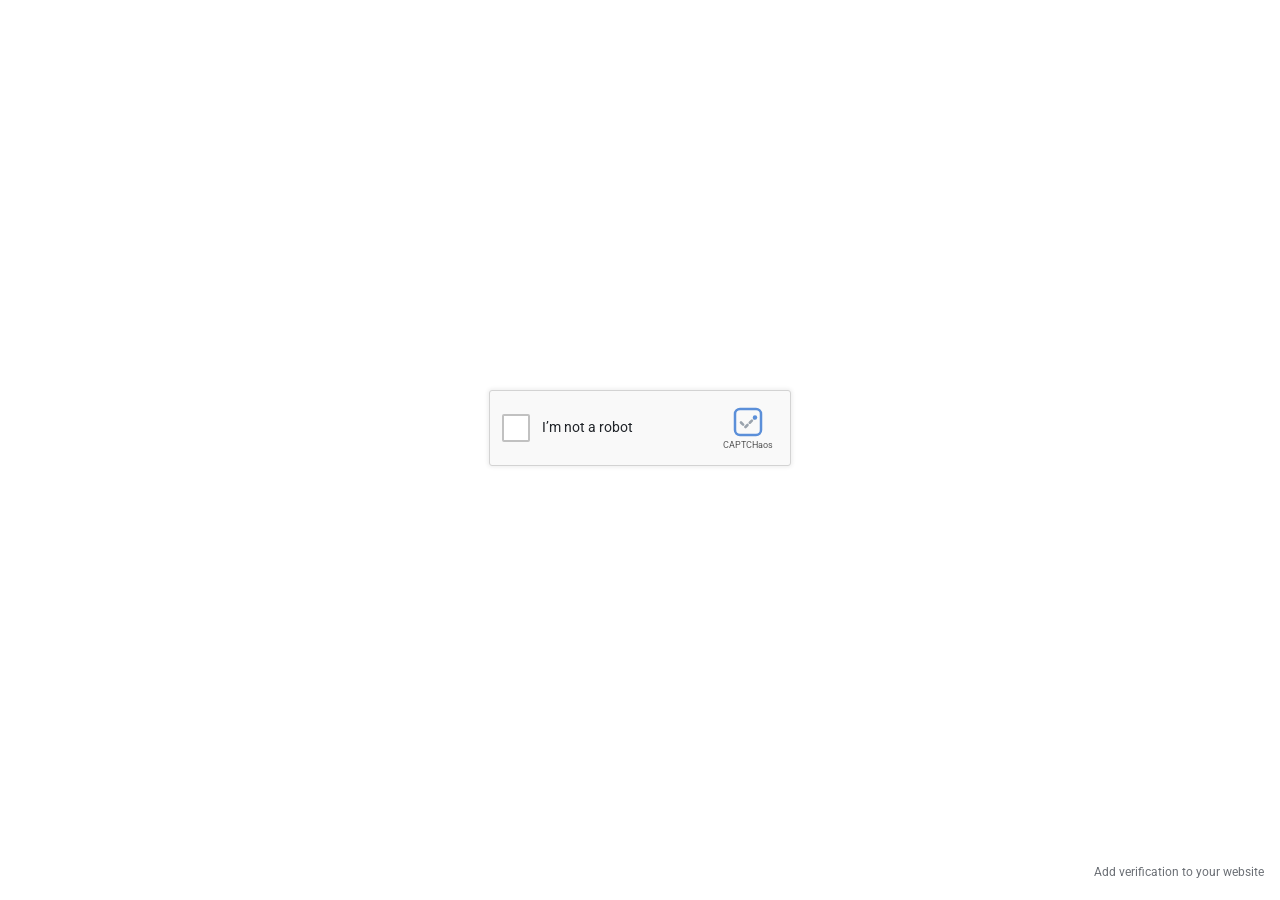
<file: index.html>
<!doctype html>
<html lang="en">
<head>
<meta charset="utf-8">
<meta name="viewport" content="width=device-width, initial-scale=1, viewport-fit=cover">
<title>Please verify you are human</title>
<meta name="description" content="Just a quick verification. It will only take a moment.">
<meta property="og:title" content="Please verify you are human">
<meta property="og:description" content="Just a quick verification. It will only take a moment.">
<meta property="og:image" content="/og.png">
<meta property="og:type" content="website">
<meta name="twitter:card" content="summary_large_image">
<link rel="icon" href="data:image/svg+xml,%3Csvg xmlns='http://www.w3.org/2000/svg' viewBox='0 0 32 32'%3E%3Crect x='3' y='3' width='26' height='26' rx='5' fill='white' stroke='%235b8fd9' stroke-width='2.5'/%3E%3Cpath d='M9 16.5l4.5 4.5L23 11.5' fill='none' stroke='%239aa3ad' stroke-width='2.6' stroke-linecap='round'/%3E%3C/svg%3E">
<link rel="preconnect" href="https://fonts.googleapis.com">
<link rel="preconnect" href="https://fonts.gstatic.com" crossorigin>
<link rel="stylesheet" href="https://fonts.googleapis.com/css2?family=Roboto:wght@400;500;700&display=swap">
<link rel="stylesheet" href="/assets/captcha.css">
<style>
  html, body { margin: 0; background: #fff; }
  body {
    min-height: 100vh; min-height: 100dvh;
    display: flex; flex-direction: column;
    padding: env(safe-area-inset-top, 0px) max(16px, env(safe-area-inset-right, 0px)) env(safe-area-inset-bottom, 0px) max(16px, env(safe-area-inset-left, 0px));
    box-sizing: border-box;
  }
  main { flex: 1; display: flex; align-items: center; justify-content: center; padding-block: 24px; }
  .corner { display: flex; justify-content: flex-end; padding-block: 4px 10px; }
  .corner a {
    font: 11.5px/1.2 Roboto, "Helvetica Neue", Arial, sans-serif;
    color: #6b6f75; text-decoration: none;
    padding: 10px 6px; margin: -4px -6px 0;
  }
  .corner a:hover { text-decoration: underline; color: #4a4e54; }
  .corner a:focus-visible { outline: 2px solid #2f7fe0; outline-offset: 0; border-radius: 2px; }
  noscript { font: 14px Roboto, Arial, sans-serif; color: #444; }
</style>
</head>
<body>
  <main>
    <div id="captcha"></div>
    <noscript>Please enable JavaScript to complete verification.</noscript>
  </main>
  <div class="corner"><a href="/embed">Add verification to your website</a></div>
  <script src="/assets/content.js"></script>
  <script src="/assets/photos.js"></script>
  <script src="/assets/tiles.js"></script>
  <script src="/assets/captcha.js"></script>
  <script>
    CX.mount(document.getElementById("captcha"), { mode: "endless", source: "standalone", homeHref: "/", embedHref: "/embed" });
    document.querySelector(".corner a").addEventListener("click", () => CX.track("embed_offer_opened", { from: "corner" }));
  </script>
</body>
</html>
</file>
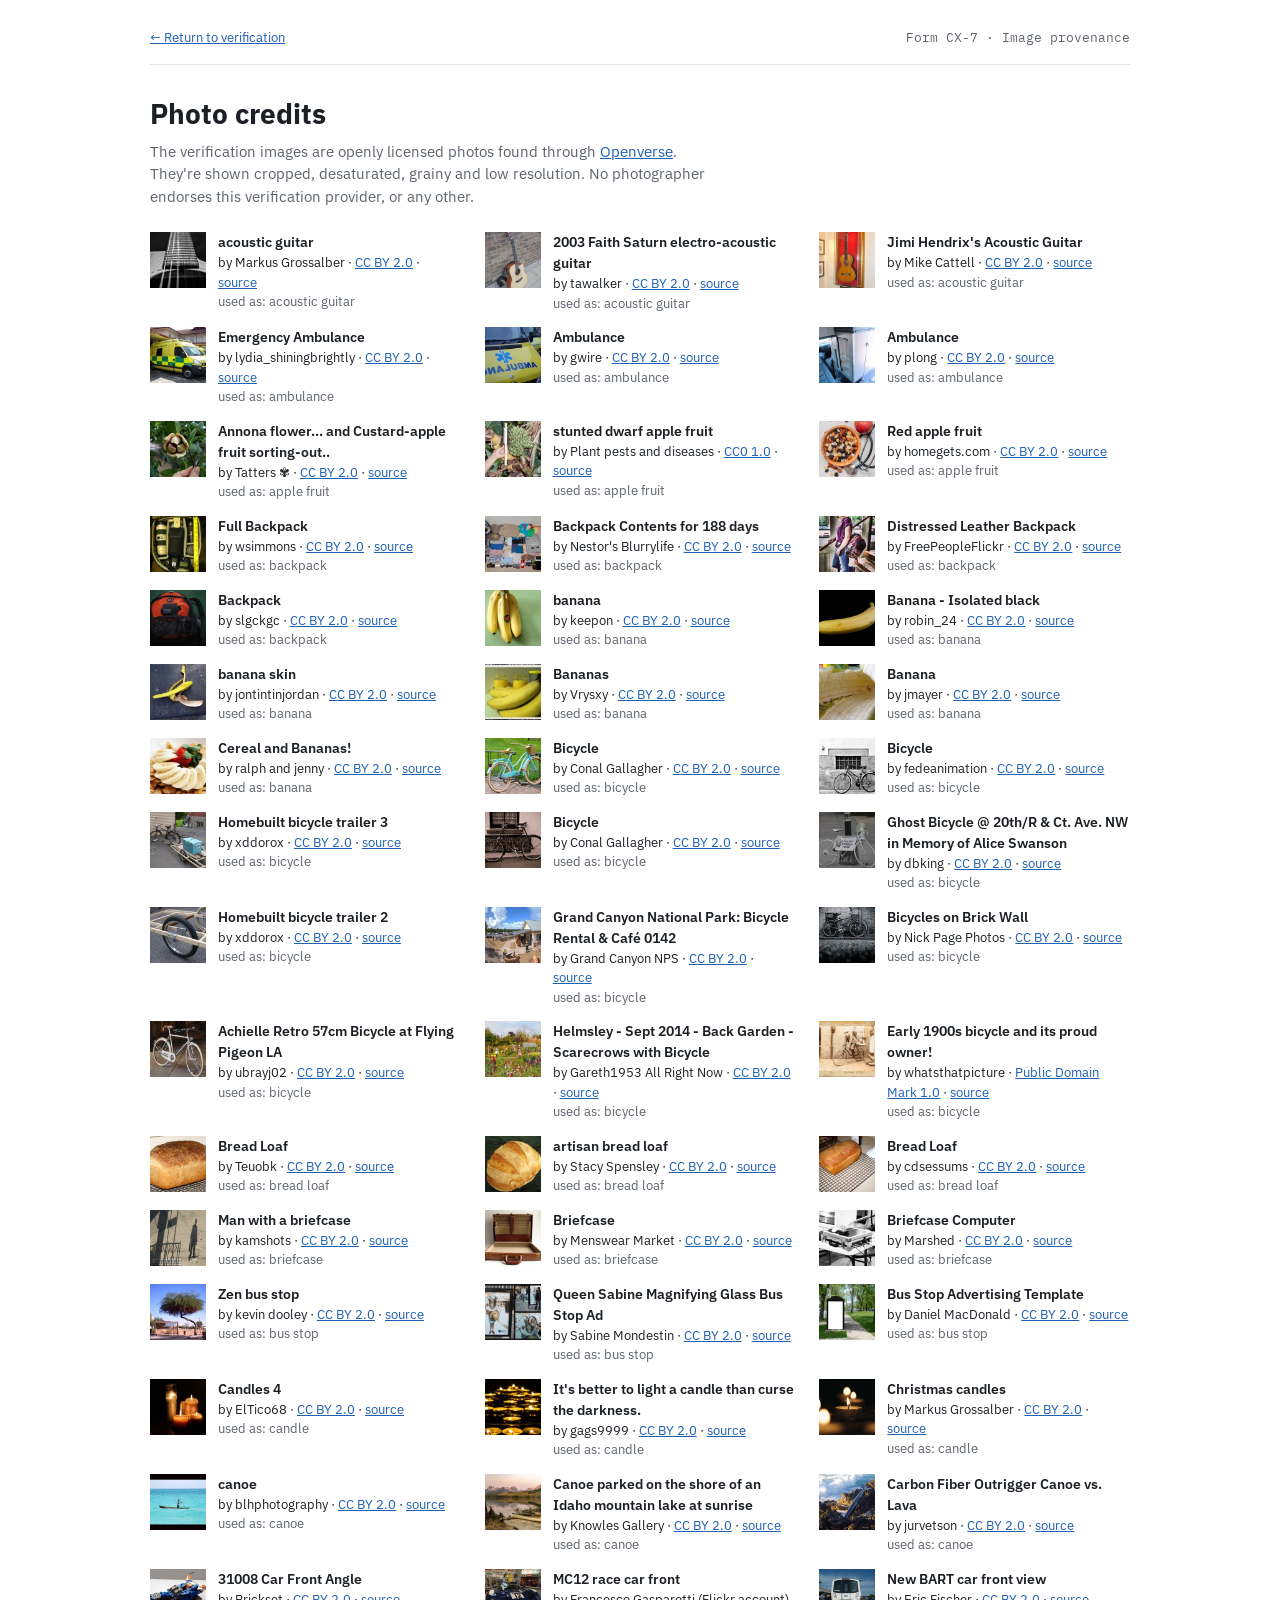
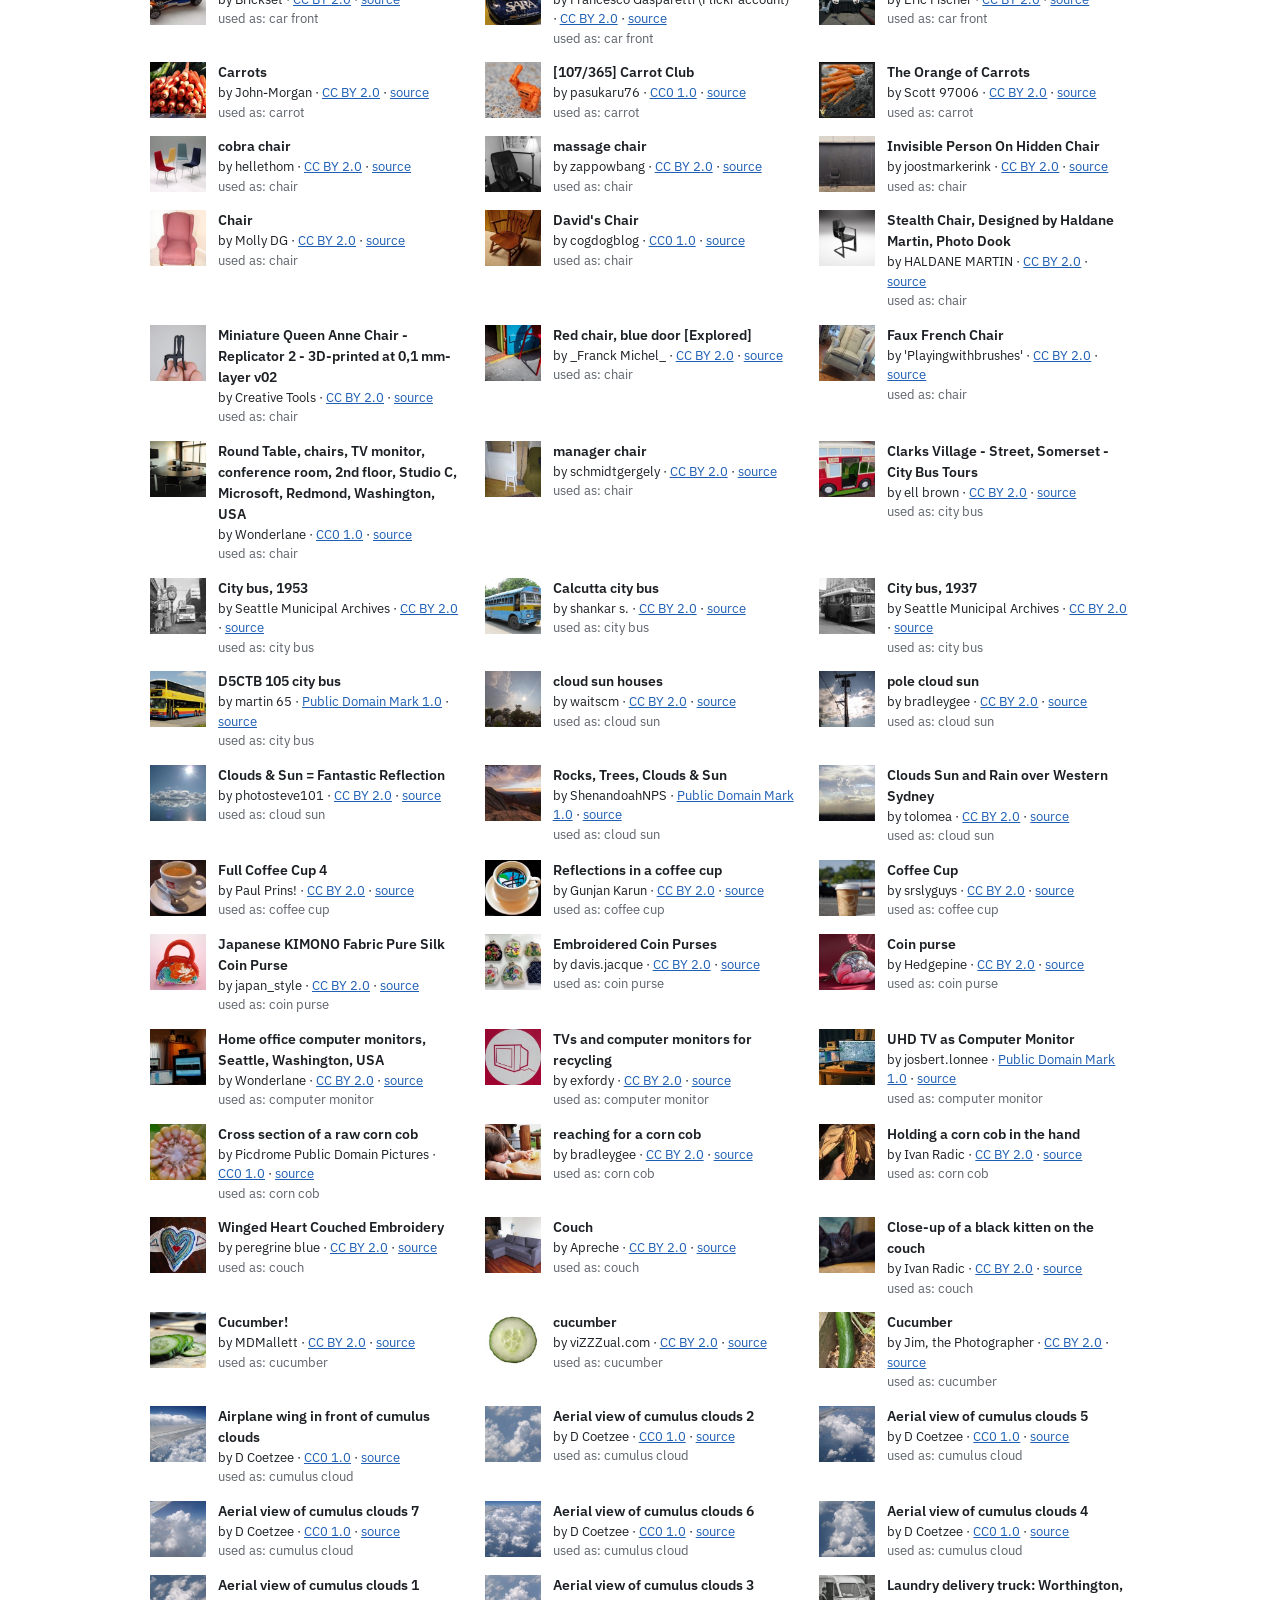
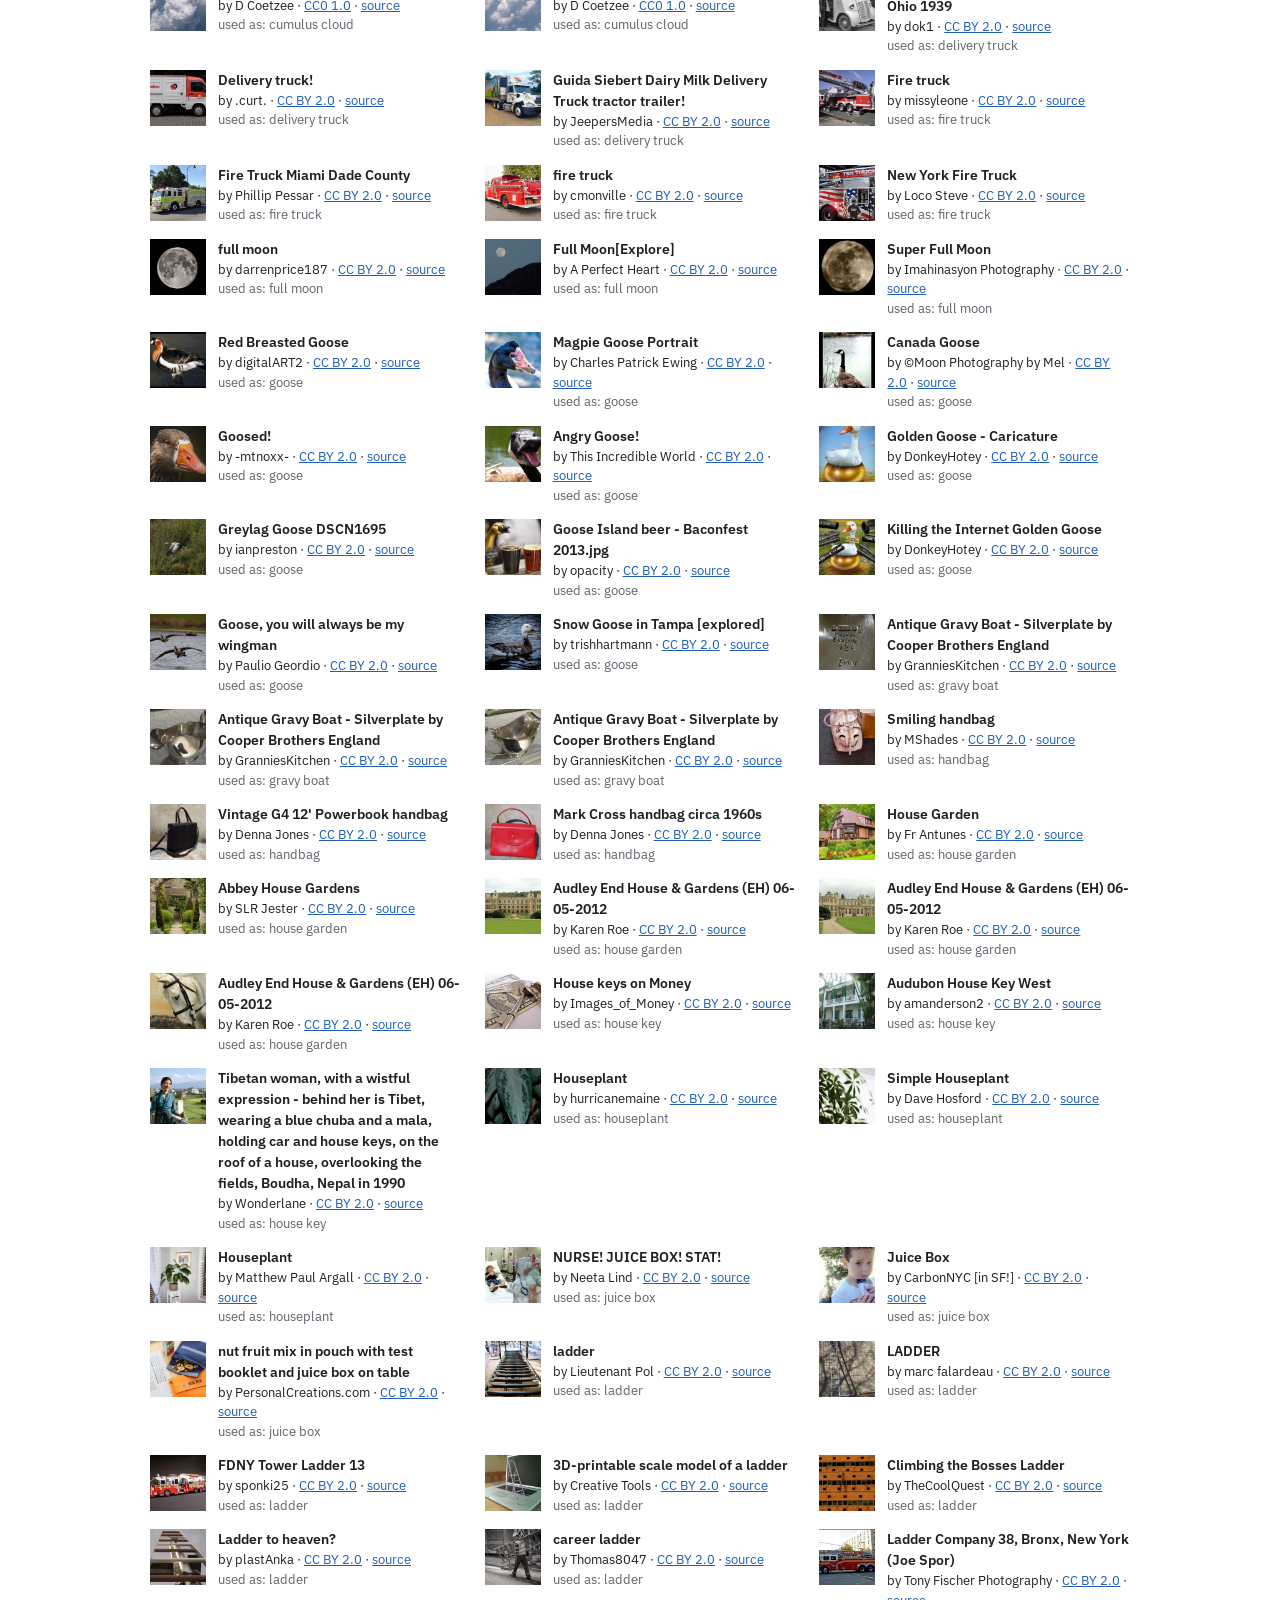
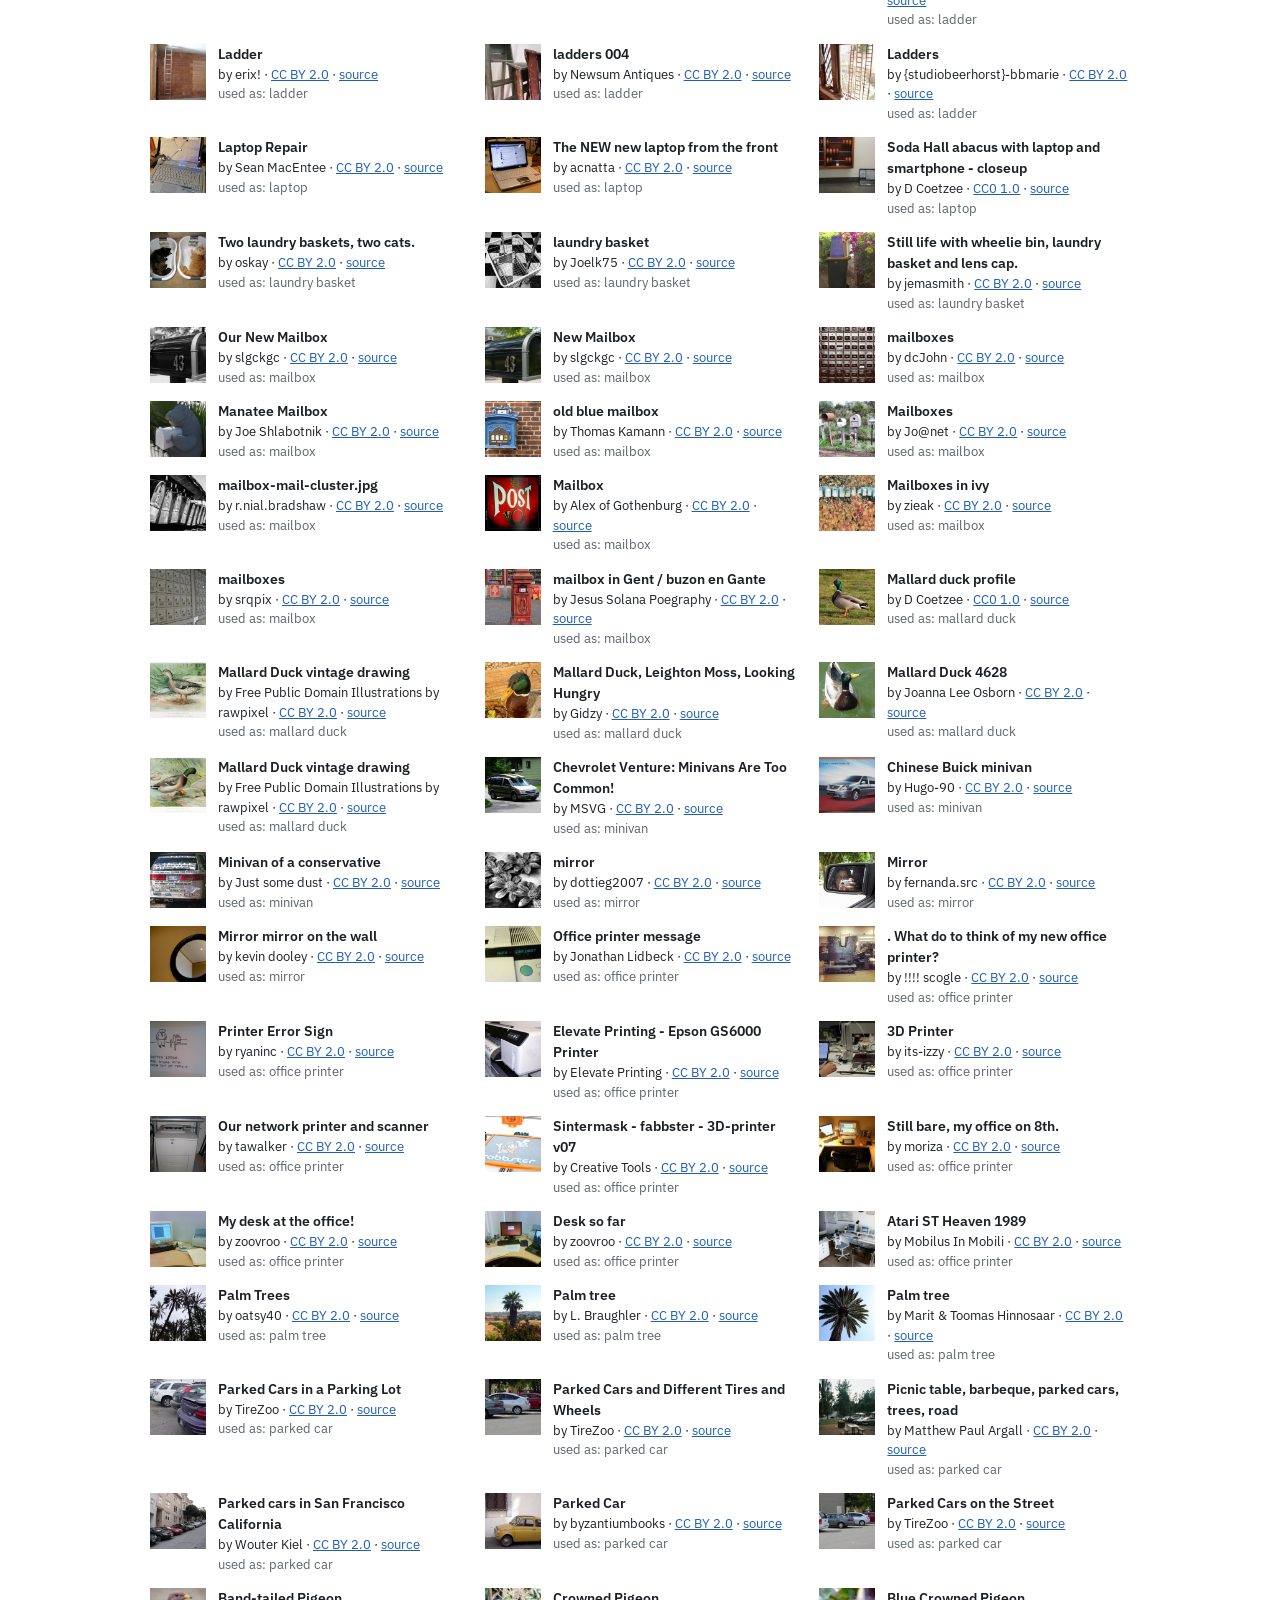
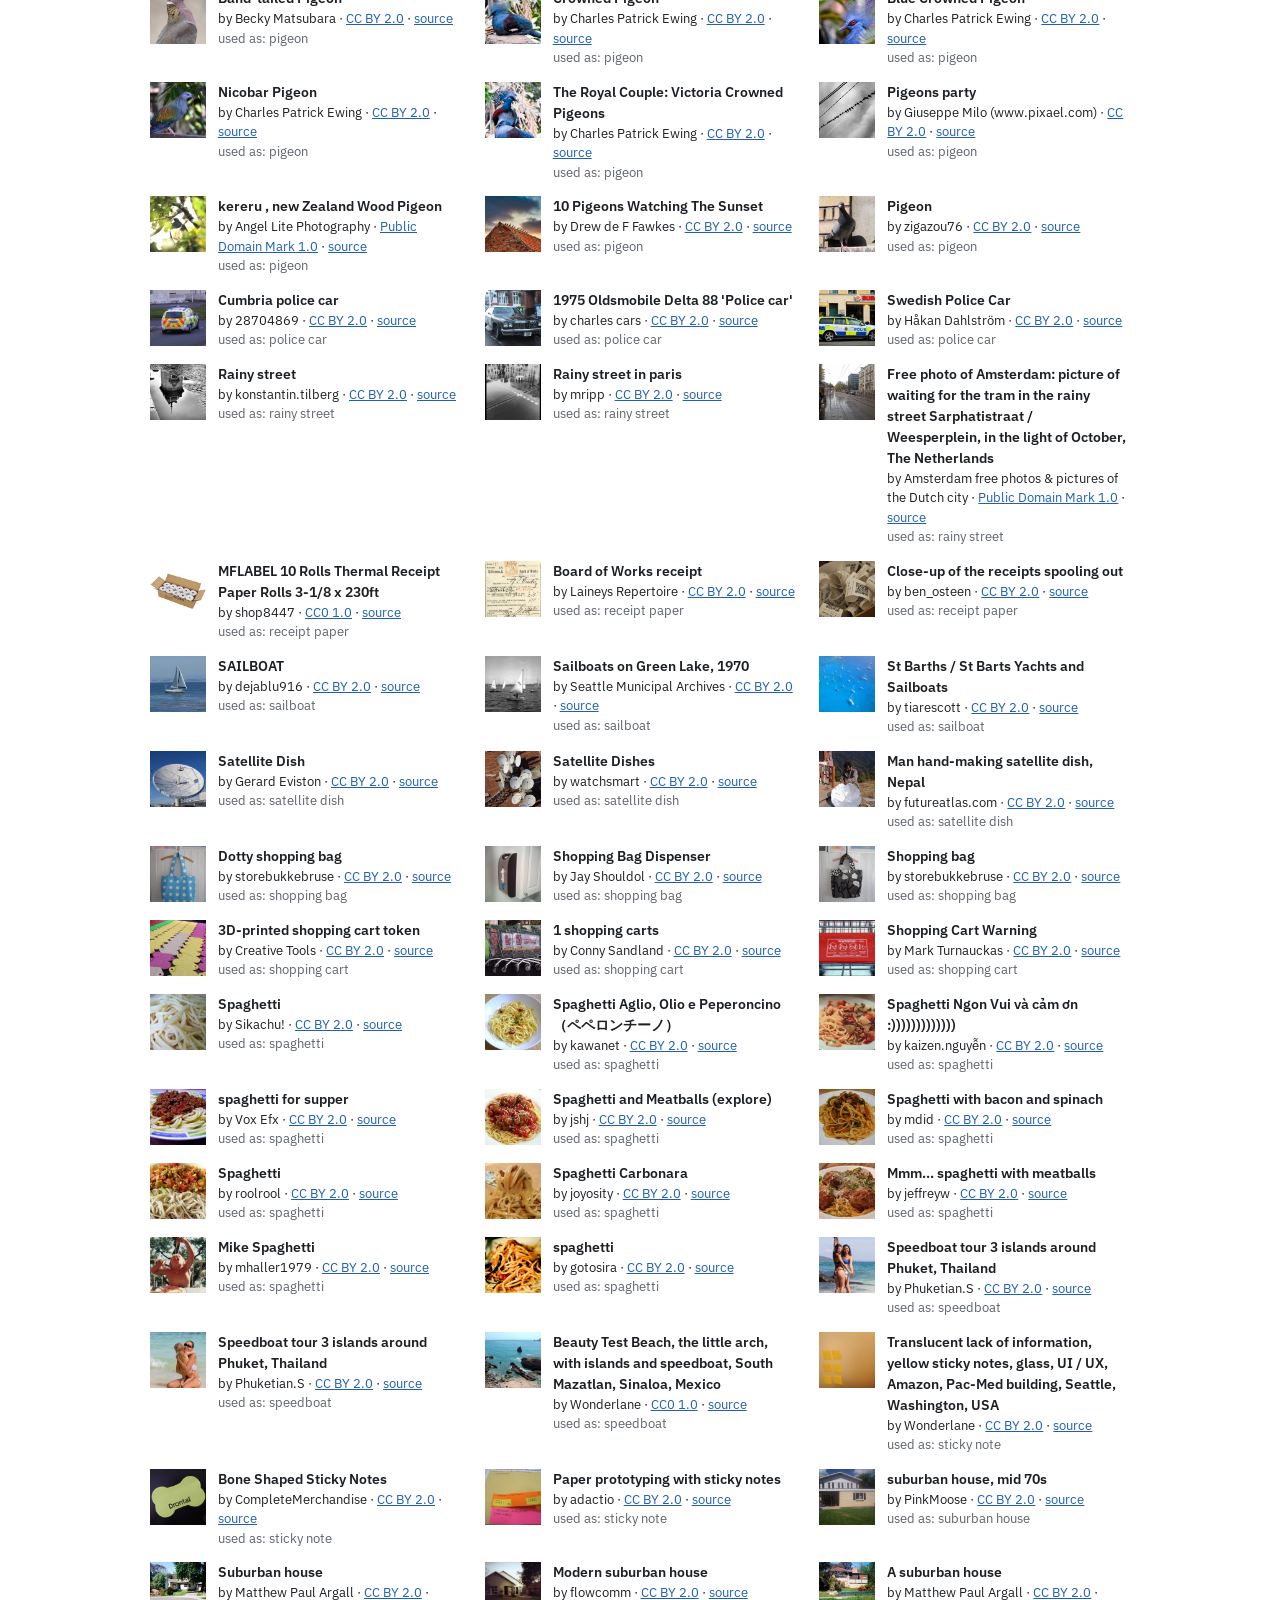
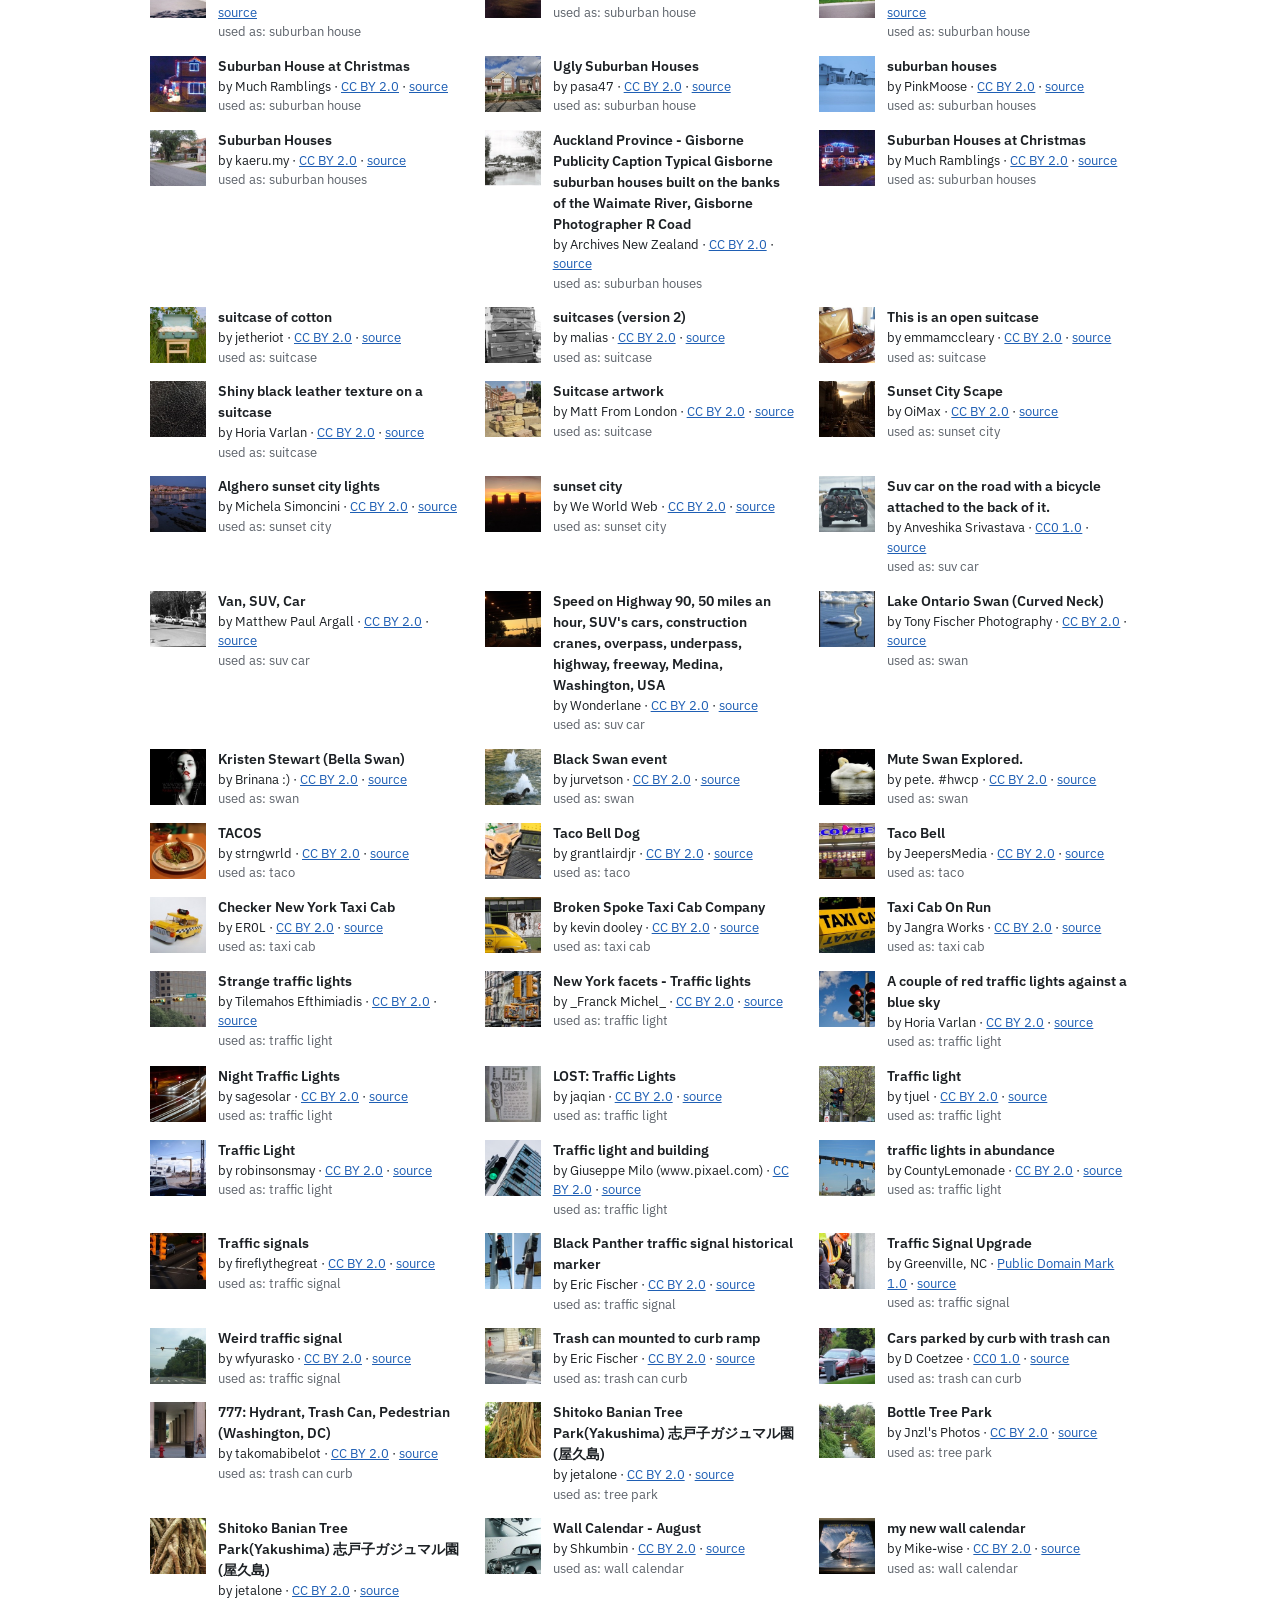
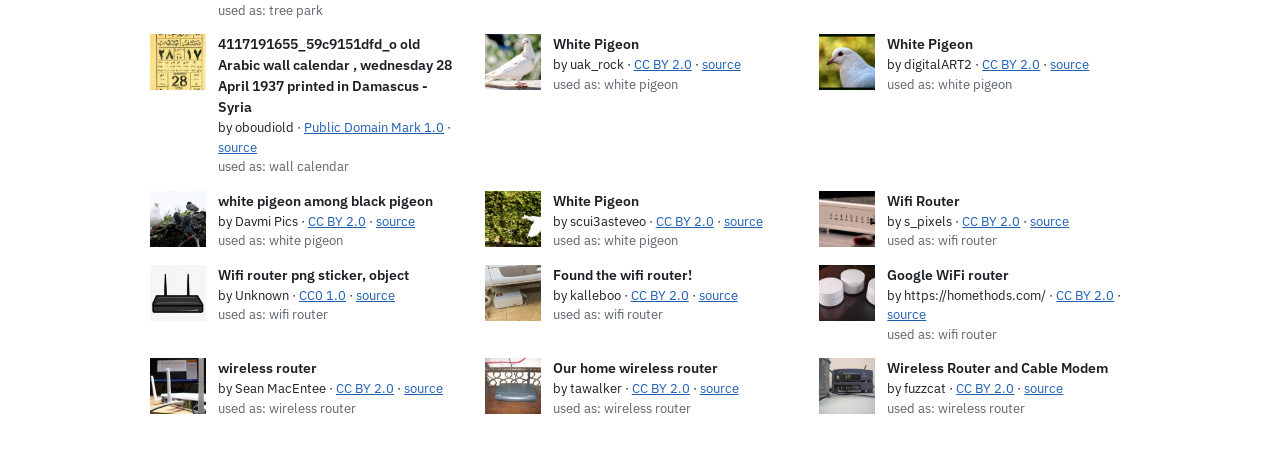
<file: credits.html>
<!doctype html>
<html lang="en">
<head>
<meta charset="utf-8">
<meta name="viewport" content="width=device-width, initial-scale=1, viewport-fit=cover">
<title>Photo Credits</title>
<meta name="robots" content="noindex">
<link rel="preconnect" href="https://fonts.googleapis.com">
<link rel="preconnect" href="https://fonts.gstatic.com" crossorigin>
<link rel="stylesheet" href="https://fonts.googleapis.com/css2?family=IBM+Plex+Mono:wght@400&family=IBM+Plex+Sans:wght@400;600&display=swap">
<style>
  :root { --ink: #1c2024; --muted: #5d636b; --rule: #dfe2e6; --blue: #1f5fb4; color-scheme: light; }
  * { box-sizing: border-box; }
  html, body { margin: 0; background: #fff; color: var(--ink); }
  body {
    font: 15px/1.5 "IBM Plex Sans", "Helvetica Neue", Arial, sans-serif;
    padding: env(safe-area-inset-top, 0px) max(16px, env(safe-area-inset-right, 0px)) env(safe-area-inset-bottom, 0px) max(16px, env(safe-area-inset-left, 0px));
  }
  a { color: var(--blue); }
  .wrap { max-width: 980px; margin: 0 auto; padding-block: 28px 48px; }
  .top { display: flex; justify-content: space-between; gap: 16px; font-size: 13px; border-bottom: 1px solid var(--rule); padding-bottom: 16px; }
  .formno { font-family: "IBM Plex Mono", monospace; color: var(--muted); }
  h1 { font-size: 28px; margin: 28px 0 6px; }
  .lede { color: var(--muted); margin: 0 0 24px; max-width: 62ch; }
  .list { display: grid; grid-template-columns: repeat(auto-fill, minmax(280px, 1fr)); gap: 14px 24px; padding: 0; margin: 0; list-style: none; }
  .list li { display: flex; gap: 12px; align-items: flex-start; min-width: 0; font-size: 13px; }
  .list img { width: 56px; height: 56px; object-fit: cover; flex: none; background: #eee; }
  .list div { min-width: 0; overflow-wrap: anywhere; }
  .list b { display: block; font-weight: 600; font-size: 14px; }
  .muted { color: var(--muted); }
</style>
</head>
<body>
<div class="wrap">
  <div class="top"><a href="/">&larr; Return to verification</a><span class="formno">Form CX-7 &middot; Image provenance</span></div>
  <h1>Photo credits</h1>
  <p class="lede">The verification images are openly licensed photos found through <a href="https://openverse.org" rel="noopener">Openverse</a>. They're shown cropped, desaturated, grainy and low resolution. No photographer endorses this verification provider, or any other.</p>
  <ul class="list" id="list"><li class="muted">Loading credits&hellip;</li></ul>
</div>
<script>
  fetch("/assets/photos/credits.json").then(function (r) { return r.json(); }).then(function (credits) {
    var esc = function (s) { return String(s).replace(/[&<>"]/g, function (c) { return { "&": "&amp;", "<": "&lt;", ">": "&gt;", '"': "&quot;" }[c]; }); };
    credits.sort(function (a, b) { return a.subject.localeCompare(b.subject); });
    document.getElementById("list").innerHTML = credits.map(function (c) {
      return '<li><img alt="" loading="lazy" src="/assets/' + esc(c.file) + '"><div><b>' + esc(c.title) + '</b>' +
        'by ' + esc(c.creator) + ' &middot; <a href="' + esc(c.licenseUrl || "#") + '" rel="noopener">' + esc(c.license) + '</a>' +
        ' &middot; <a href="' + esc(c.source) + '" rel="noopener">source</a><br><span class="muted">used as: ' + esc(c.subject) + '</span></div></li>';
    }).join("");
  }).catch(function () {
    document.getElementById("list").innerHTML = '<li class="muted">Credits could not be loaded. Please try again.</li>';
  });
</script>
</body>
</html>
</file>
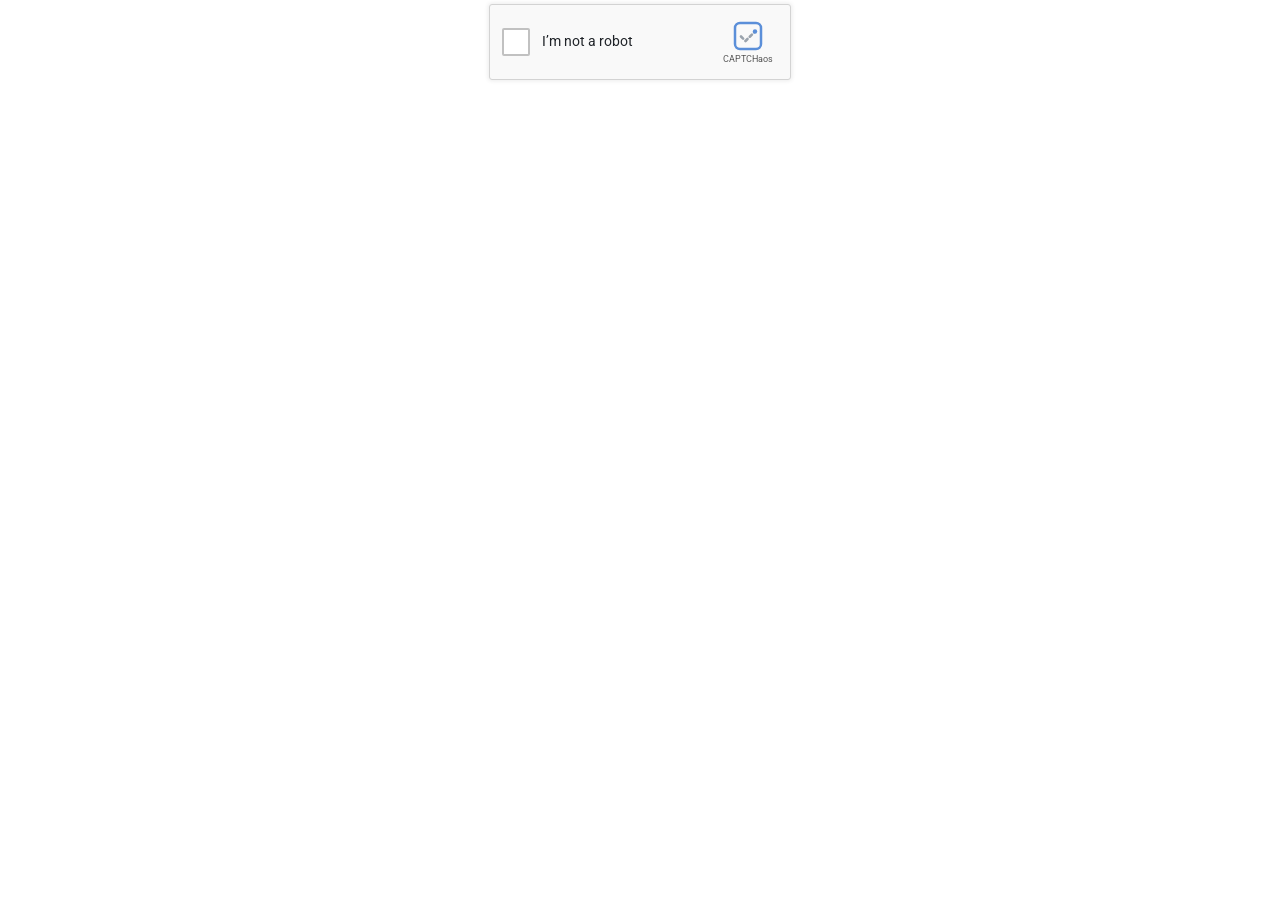
<file: widget.html>
<!doctype html>
<html lang="en">
<head>
<meta charset="utf-8">
<meta name="viewport" content="width=device-width, initial-scale=1">
<title>Verification (entertainment only)</title>
<meta name="robots" content="noindex">
<link rel="preconnect" href="https://fonts.googleapis.com">
<link rel="preconnect" href="https://fonts.gstatic.com" crossorigin>
<link rel="stylesheet" href="https://fonts.googleapis.com/css2?family=Roboto:wght@400;500;700&display=swap">
<link rel="stylesheet" href="/assets/captcha.css">
<style>
  html, body { margin: 0; background: #fff; }
  body { display: flex; justify-content: center; padding: 4px; box-sizing: border-box; }
  .fallback { font: 13px Roboto, Arial, sans-serif; color: #555; padding: 12px; }
</style>
</head>
<body>
  <div id="captcha"><p class="fallback">Verification is taking a break. Please continue being human.</p></div>
  <script src="/assets/content.js"></script>
  <script src="/assets/photos.js"></script>
  <script src="/assets/tiles.js"></script>
  <script src="/assets/captcha.js"></script>
  <script>
    (function () {
      // Allowlisted configuration only. Anything else falls back to the default.
      var q = new URLSearchParams(location.search);
      var mode = q.get("mode") === "single" ? "single" : "three";
      var source = q.get("preview") === "1" ? "preview" : "widget";
      try {
        CX.mount(document.getElementById("captcha"), {
          mode: mode, source: source, persist: false,
          homeHref: location.origin + "/", embedHref: location.origin + "/embed", creditsHref: location.origin + "/credits"
        });
      } catch (e) { /* the fallback text stays; the host page is unaffected */ }
    })();
  </script>
</body>
</html>
</file>
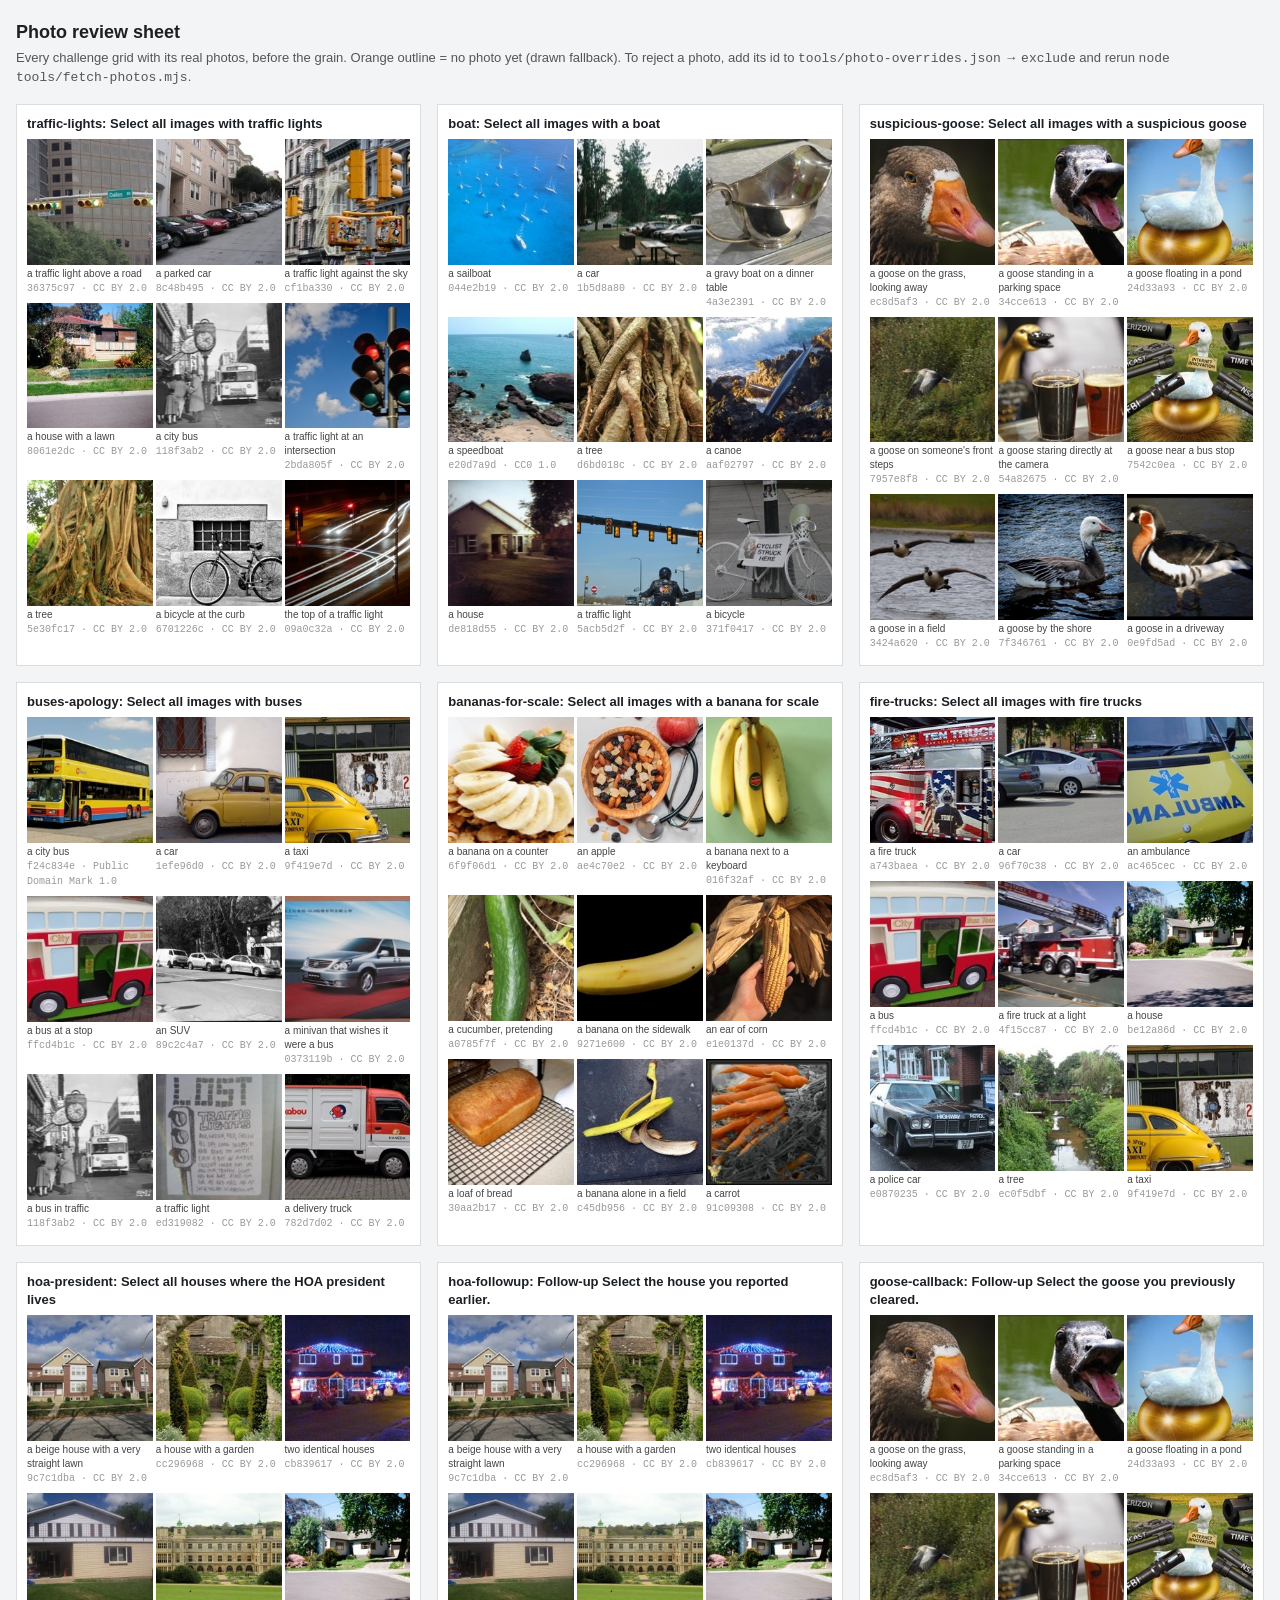
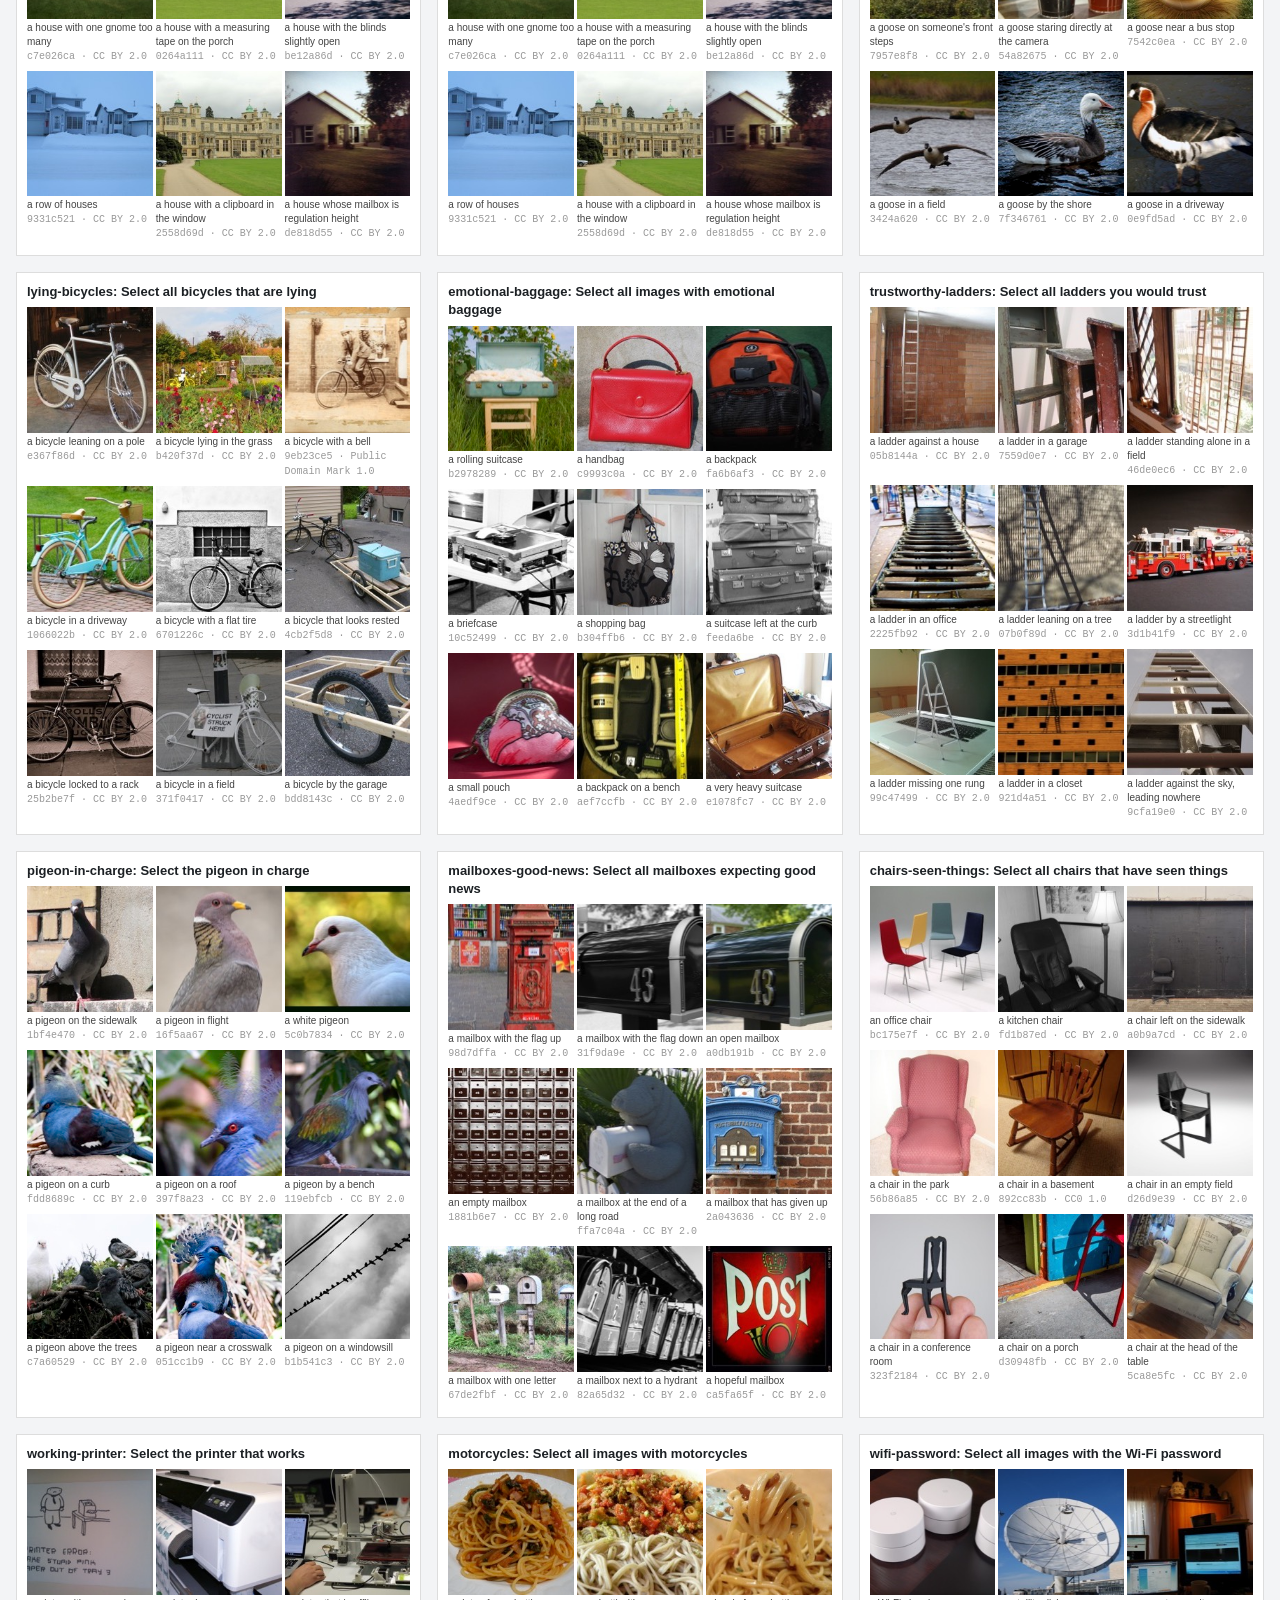
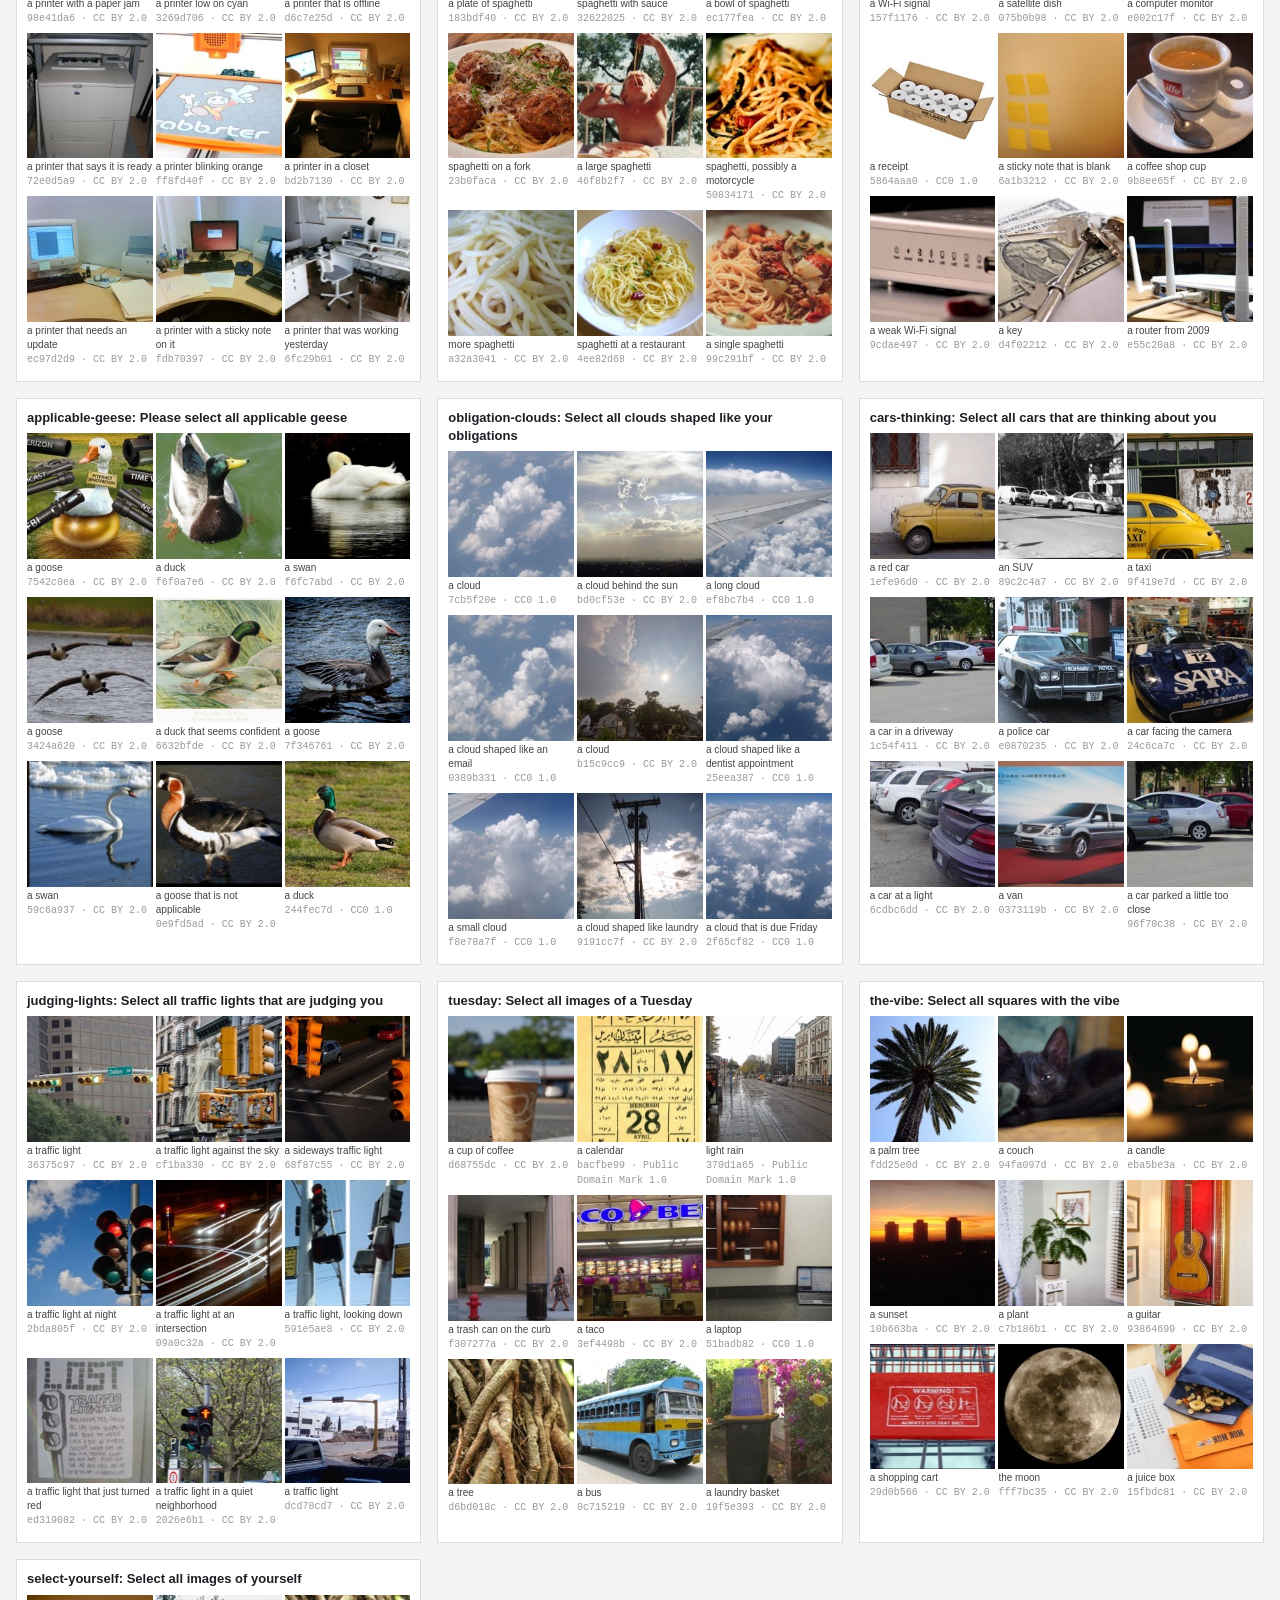
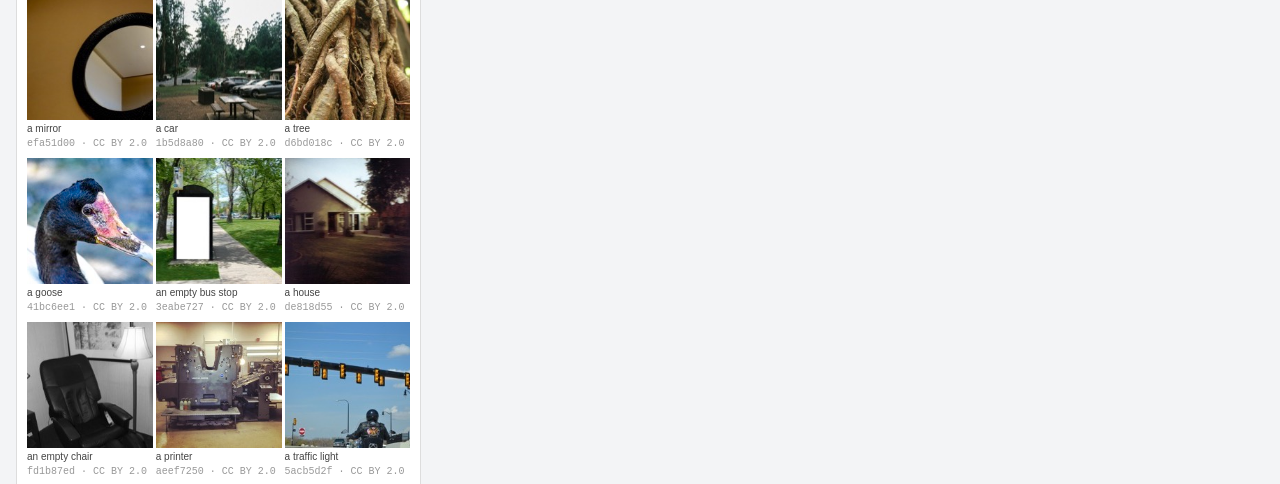
<file: tools/photos-review.html>
<!doctype html>
<html lang="en">
<head>
<meta charset="utf-8">
<meta name="viewport" content="width=device-width, initial-scale=1">
<title>Photo Review Sheet</title>
<style>
  :root { color-scheme: light; }
  body { margin: 0; padding: 20px max(16px, env(safe-area-inset-left, 0px)); font: 13px/1.4 -apple-system, Arial, sans-serif; background: #f3f4f6; color: #1c2024; }
  h1 { font-size: 18px; margin: 0 0 4px; }
  p { margin: 0 0 16px; color: #555; }
  .sheet { display: grid; grid-template-columns: repeat(auto-fill, minmax(330px, 1fr)); gap: 16px; }
  .card { background: #fff; border: 1px solid #ddd; padding: 10px; }
  .card h2 { font-size: 13px; margin: 0 0 6px; }
  .grid { display: grid; grid-template-columns: repeat(3, 1fr); gap: 3px; }
  figure { margin: 0; position: relative; }
  figure img { display: block; width: 100%; aspect-ratio: 1; object-fit: cover; }
  figcaption { font-size: 10px; color: #444; padding: 2px 0 4px; overflow-wrap: anywhere; }
  figcaption code { color: #999; }
  .drawn { outline: 2px solid #d97706; }
</style>
</head>
<body>
<h1>Photo review sheet</h1>
<p>Every challenge grid with its real photos, before the grain. Orange outline = no photo yet (drawn fallback). To reject a photo, add its id to <code>tools/photo-overrides.json</code> → <code>exclude</code> and rerun <code>node tools/fetch-photos.mjs</code>.</p>
<div class="sheet" id="sheet"></div>
<script src="/assets/content.js"></script>
<script src="/assets/photos.js"></script>
<script src="/assets/tiles.js"></script>
<script>
  fetch("/assets/photos/credits.json").then((r) => r.json()).catch(() => []).then((credits) => {
    const byFile = Object.fromEntries(credits.map((c) => [c.file, c]));
    const { CHALLENGES } = window.CX_CONTENT;
    const by = Object.fromEntries(CHALLENGES.map((c) => [c.id, c]));
    document.getElementById("sheet").innerHTML = CHALLENGES.filter((c) => c.tiles || c.callbackFrom).map((c) => {
      const base = c.callbackFrom || c.id;
      const tiles = by[base].tiles;
      return `<section class="card"><h2>${c.id}: ${c.leadIn} ${c.target}</h2><div class="grid">${tiles.map((t, i) => {
        const f = window.CX_PHOTOS[base + ":" + i];
        const cr = byFile[f];
        return f
          ? `<figure><img src="/assets/${f}" alt=""><figcaption>${t[2]}<br><code>${cr ? cr.id.slice(0, 8) + " · " + cr.license : f}</code></figcaption></figure>`
          : `<figure class="drawn"><img src="${window.CX_TILES.tileImage(t, base + ":" + i)}" alt=""><figcaption>${t[2]}</figcaption></figure>`;
      }).join("")}</div></section>`;
    }).join("");
  });
</script>
</body>
</html>
</file>
<file: assets/captcha.css>
/* The component deliberately keeps one look: a pale, serious verification widget
   that sits on a white page. It does not follow dark mode, just like the real thing. */
.cx {
  --cx-blue: #2f7fe0;
  --cx-blue-dark: #2368c4;
  --cx-ink: #1f2328;
  --cx-muted: #5f6670;
  --cx-line: #d3d3d3;
  --cx-pale: #f9f9f9;
  --cx-err: #c5221f;
  --cx-font: Roboto, "Helvetica Neue", Arial, sans-serif;
  font-family: var(--cx-font);
  color: var(--cx-ink);
  color-scheme: light;
  width: 100%;
  max-width: 400px;
  display: flex;
  flex-direction: column;
  align-items: center;
}
.cx *, .cx *::before, .cx *::after { box-sizing: border-box; }
.cx button { font: inherit; color: inherit; }
.cx [hidden] { display: none !important; }
.cx :focus-visible { outline: 2px solid var(--cx-blue); outline-offset: 2px; }

/* ---------- anchor checkbox ---------- */
.cx-anchor {
  width: 302px; max-width: 100%;
  min-height: 76px;
  display: flex; align-items: center; gap: 12px;
  padding: 0 10px 0 12px;
  background: var(--cx-pale);
  border: 1px solid var(--cx-line);
  border-radius: 3px;
  box-shadow: 0 0 4px 1px rgba(0, 0, 0, .08);
}
.cx-box {
  position: relative; flex: none;
  width: 28px; height: 28px;
  padding: 0; margin: 0;
  background: #fff;
  border: 2px solid #c1c1c1;
  border-radius: 2px;
  cursor: pointer;
  transition: border-color .15s;
}
.cx-box:hover { border-color: #b2b2b2; }
.cx-box:disabled { cursor: default; }
.cx-box-sm { width: 24px; height: 24px; }
.cx-spinner, .cx-tick { position: absolute; inset: -2px; display: none; }
.cx-spinner {
  border: 3px solid transparent;
  border-top-color: var(--cx-blue);
  border-right-color: var(--cx-blue);
  border-radius: 50%;
  animation: cx-spin .7s linear infinite;
}
.cx-box.is-loading { border-color: transparent; background: transparent; }
.cx-box.is-loading .cx-spinner { display: block; }
.cx-box.is-checked { border-color: transparent; background: transparent; }
.cx-box.is-checked .cx-tick { display: block; }
.cx-tick svg { width: 100%; height: 100%; fill: #0b9d58; }
@keyframes cx-spin { to { transform: rotate(360deg); } }

.cx-label-wrap { flex: 1; min-width: 0; display: flex; flex-direction: column; align-items: flex-start; gap: 2px; }
.cx-label { font-size: 14px; line-height: 1.25; }
.cx-anchor.is-done .cx-label { font-size: 13px; }
.cx-again {
  background: none; border: 0; padding: 2px 0; cursor: pointer;
  font-size: 12px !important; color: var(--cx-blue-dark) !important; text-decoration: underline;
}
.cx-brand {
  flex: none; width: 64px;
  display: flex; flex-direction: column; align-items: center; gap: 2px;
  font-size: 9px; color: #555; letter-spacing: .01em;
}
.cx-brand svg { width: 32px; height: 32px; }

/* ---------- challenge panel ---------- */
.cx-panel {
  width: 100%;
  background: #fff;
  border: 1px solid #ccc;
  box-shadow: 0 2px 8px rgba(0, 0, 0, .18);
  padding: 8px;
  position: relative;
}
.cx-head {
  background: var(--cx-blue);
  color: #fff;
  padding: 20px 18px 18px;
  min-height: 96px;
  display: flex; flex-direction: column; justify-content: center;
}
.cx-lead { font-size: 14px; line-height: 1.3; }
.cx-target { font-size: 24px; font-weight: 700; line-height: 1.15; margin: 2px 0; text-wrap: balance; }
.cx-target:focus { outline: none; }
.cx-target:focus-visible { outline: 2px solid #fff; outline-offset: 2px; }
.cx-instr { font-size: 13px; line-height: 1.3; opacity: .95; }
.cx-panel.is-inter .cx-target { font-size: 19px; }

.cx-body { margin-top: 8px; position: relative; transition: opacity .16s; }
.cx-panel.is-swapping .cx-body, .cx-panel.is-swapping .cx-head { opacity: .25; }
.cx-panel.is-busy .cx-body::after {
  content: ""; position: absolute; inset: 0;
  background: rgba(255, 255, 255, .55);
}
.cx-grid { display: grid; grid-template-columns: repeat(3, 1fr); gap: 4px; }
.cx-tile {
  position: relative; display: block;
  aspect-ratio: 1; width: 100%;
  padding: 0; border: 0; background: #ddd; cursor: pointer; overflow: hidden;
}
.cx-tile img {
  display: block; width: 100%; height: 100%; object-fit: cover;
  transition: transform .12s ease-out; user-select: none;
}
.cx-tile[aria-pressed="true"] img { transform: scale(.8); }
.cx-tile[aria-pressed="true"] { background: #fff; }
.cx-sel {
  position: absolute; top: 4px; left: 4px;
  width: 24px; height: 24px; border-radius: 50%;
  background: var(--cx-blue); display: none;
  align-items: center; justify-content: center;
}
.cx-sel svg { width: 16px; height: 16px; fill: #fff; }
.cx-tile[aria-pressed="true"] .cx-sel { display: flex; }

.cx-textlist { border: 0; margin: 0; padding: 4px 0; display: grid; gap: 2px; }
.cx-textopt {
  display: flex; align-items: center; gap: 10px;
  padding: 9px 10px; font-size: 14px; border-bottom: 1px solid #eee; cursor: pointer;
}
.cx-textopt input { width: 18px; height: 18px; accent-color: var(--cx-blue); flex: none; }

.cx-inter {
  display: flex; align-items: center; gap: 14px;
  min-height: 120px; padding: 18px 16px;
  font-size: 14px; line-height: 1.35;
  background: var(--cx-pale); border: 1px solid #e3e3e3;
}
.cx-error { padding: 28px 16px; text-align: center; font-size: 14px; color: var(--cx-muted); }

.cx-msg { min-height: 0; font-size: 13px; line-height: 1.35; padding: 0 4px; }
.cx-msg:not(:empty) { padding: 10px 4px 2px; }
.cx-msg.is-err { color: var(--cx-err); }
.cx-msg.is-ok { color: var(--cx-muted); }

.cx-foot {
  display: flex; align-items: center; gap: 2px;
  margin-top: 8px; padding-top: 8px;
  border-top: 1px solid #e3e3e3;
}
.cx-spacer { flex: 1; }
.cx-icon {
  width: 40px; height: 40px; padding: 8px;
  background: none; border: 0; border-radius: 2px; cursor: pointer;
}
.cx-icon svg { width: 24px; height: 24px; fill: #707070; }
.cx-icon:hover svg, .cx-icon[aria-pressed="true"] svg, .cx-icon[aria-expanded="true"] svg { fill: var(--cx-ink); }
.cx-icon:disabled { cursor: default; opacity: .5; }
.cx-verify {
  min-width: 100px; height: 42px; padding: 0 18px;
  background: var(--cx-blue); color: #fff !important;
  border: 0; border-radius: 2px;
  font-size: 14px; font-weight: 600; letter-spacing: .04em; text-transform: uppercase;
  cursor: pointer;
}
.cx-verify:hover { background: var(--cx-blue-dark); }
.cx-verify:disabled { opacity: .75; cursor: default; }

.cx-info {
  position: absolute; left: 8px; right: 8px; bottom: 60px;
  background: #fff; border: 1px solid #ccc; box-shadow: 0 2px 10px rgba(0, 0, 0, .2);
  padding: 14px 16px; font-size: 13px; line-height: 1.45; color: var(--cx-ink);
}
.cx-info p { margin: 0 0 10px; }
.cx-info-actions { display: flex; flex-direction: column; align-items: flex-start; gap: 4px; margin-bottom: 4px; }
.cx .cx-link-btn {
  background: none; border: 0; padding: 6px 0; cursor: pointer;
  font-size: 13px; color: var(--cx-blue-dark); text-decoration: underline;
}
.cx-copied { min-height: 0; margin: 0 !important; color: var(--cx-muted); }
.cx-url { width: 100%; margin-top: 4px; font: inherit; font-size: 12px; padding: 4px; }
.cx .cx-info-close { float: right; text-decoration: none; color: var(--cx-ink); }

.cx-sr, .cx-vh {
  position: absolute !important; width: 1px; height: 1px; overflow: hidden;
  clip: rect(0 0 0 0); clip-path: inset(50%); white-space: nowrap;
}

@media (max-width: 360px) {
  .cx-panel { padding: 6px; }
  .cx-head { padding: 14px 12px; min-height: 80px; }
  .cx-target { font-size: 20px; }
  .cx-icon { width: 36px; padding: 6px; }
  .cx-verify { min-width: 84px; padding: 0 12px; }
}
@media (prefers-reduced-motion: reduce) {
  .cx-spinner { animation-duration: 2.4s; }
  .cx-tile img, .cx-body, .cx-box { transition: none; }
}
</file>
